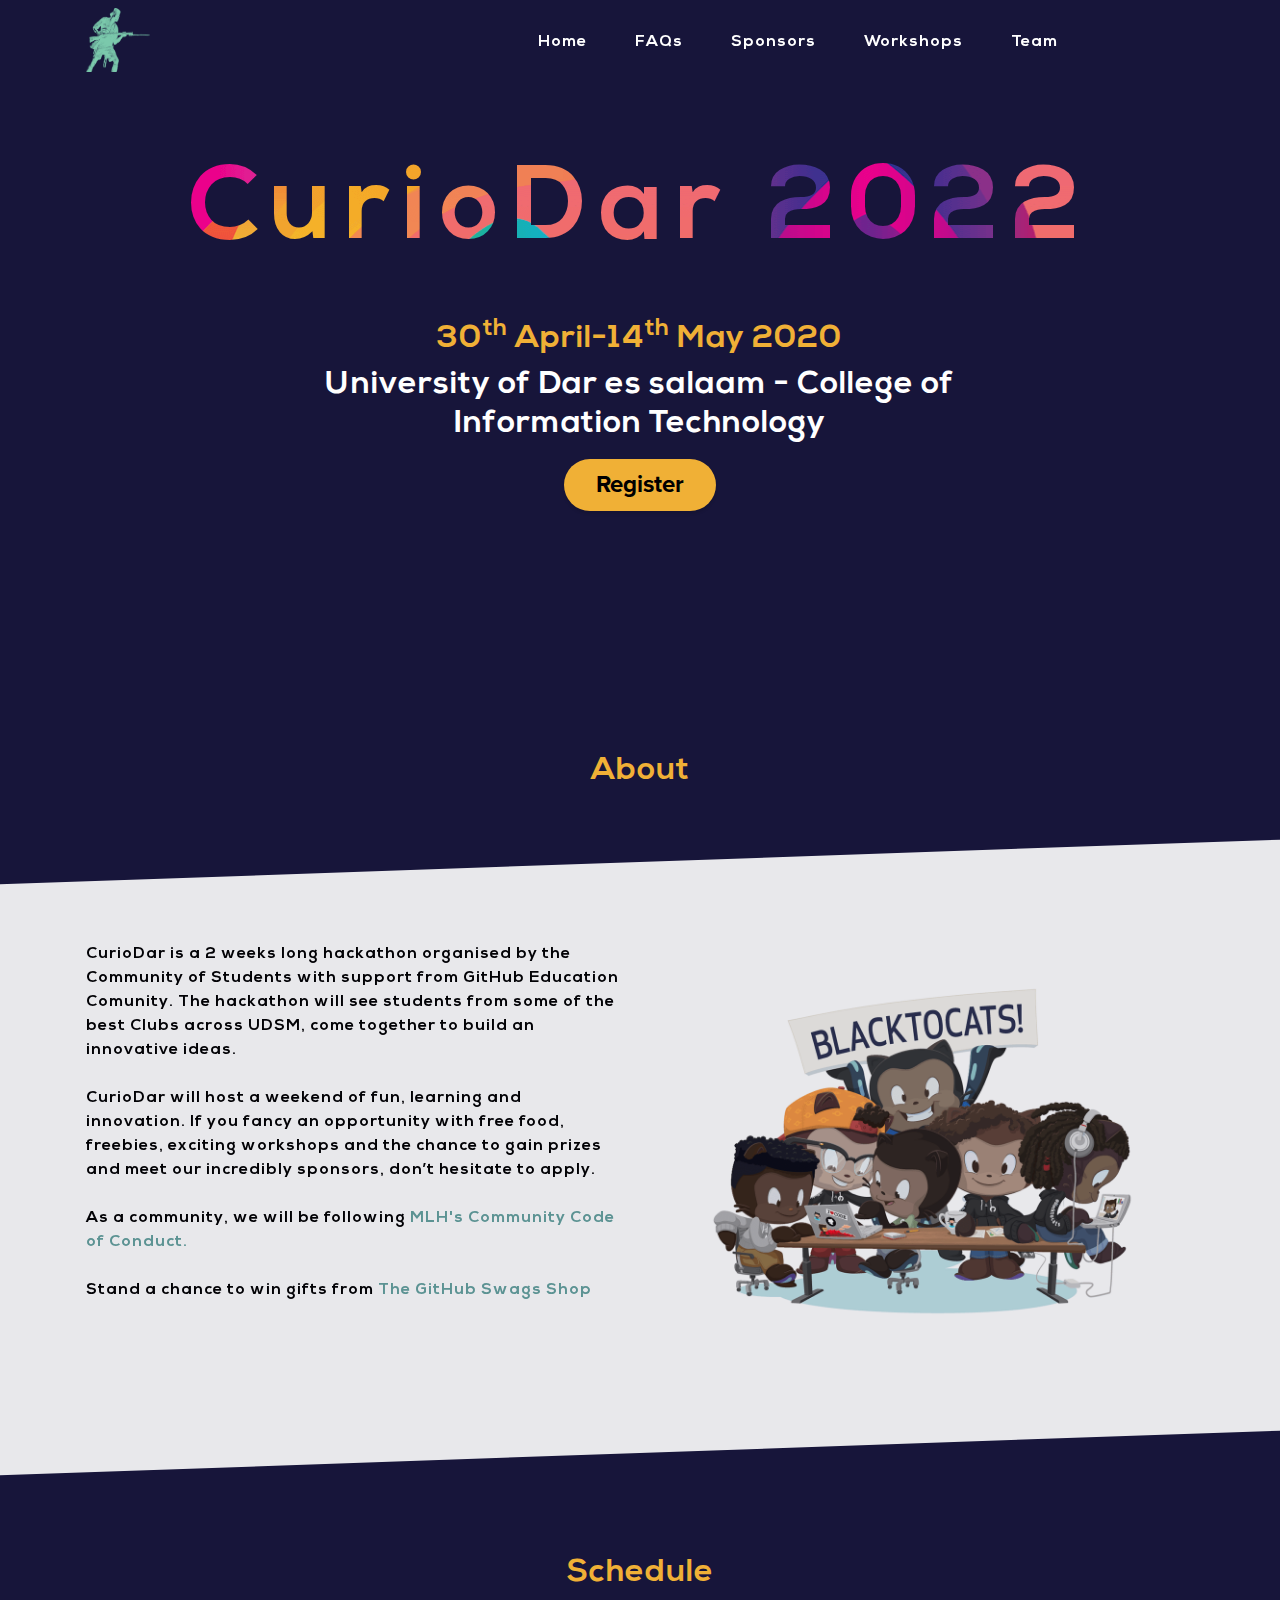
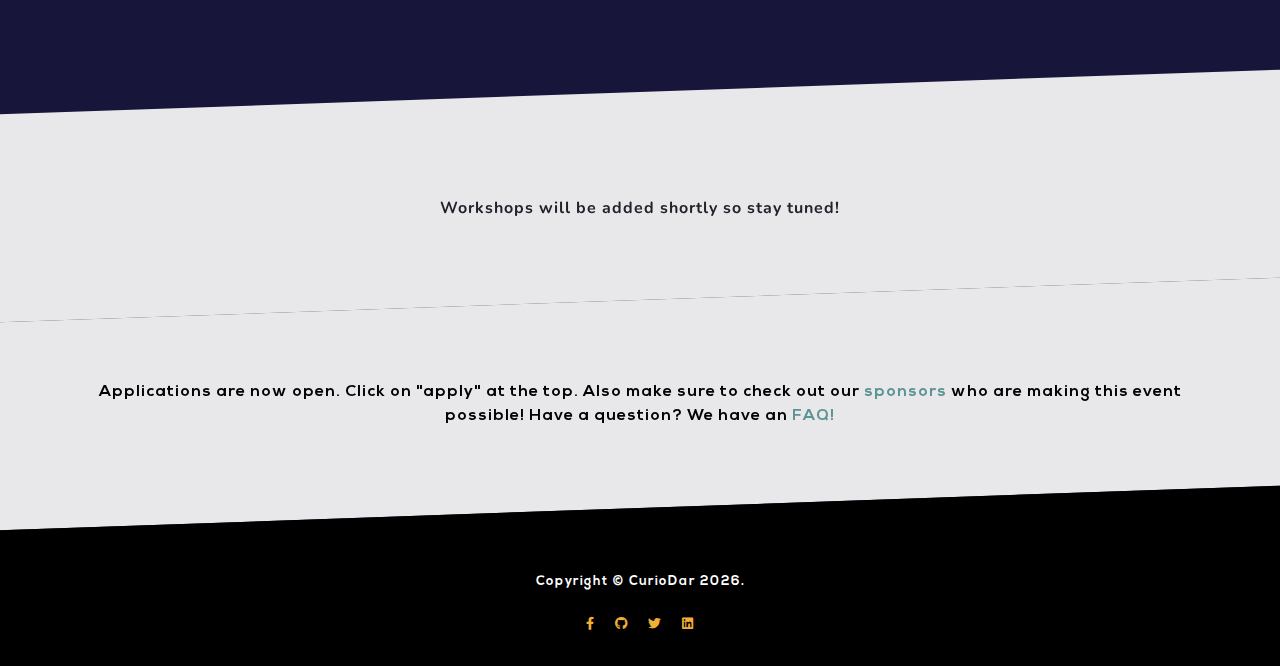
<file: index.html>
<!DOCTYPE html>
<html lang="en">

	
<meta http-equiv="content-type" content="text/html;charset=utf-8" />
<head>

			<meta charset="utf-8">
		<meta name="viewport" content="width=device-width, initial-scale=1, shrink-to-fit=no, minimum-scale=1.0, maximum-scale=1.0, user-scalable=no">
		<meta name="title" content="CurioDar">
		<meta name="description" content="CurioDar">
		<meta name="author" content="CurioDar">
		<meta name="keywords" content="CurioDar">
		<title>CurioDar</title>

		<!-- Bootstrap core CSS -->
		<link href="vendor/bootstrap/css/bootstrap.min.css" rel="stylesheet">

		<link href="vendor/fontawesome-free/css/all.min.css" rel="stylesheet">
		<link href="https://fonts.googleapis.com/cssfa63.css?family=Varela+Round" rel="stylesheet">
		<link href="https://fonts.googleapis.com/css7d83.css?family=Nunito:200,200i,300,300i,400,400i,600,600i,700,700i,800,800i,900,900i" rel="stylesheet">

		<link href="css/grayscale.min.css" rel="stylesheet">
		<link href="css/custom.css" rel="stylesheet">
		<link rel="shortcut icon" type="image/x-icon" href="img/g854.png">

	</head>


	<body id="page-top">

		<nav class="navbar navbar-expand-lg navbar-light fixed-top" id="mainNav">
			<div id="navbar-container" class="container">
				<div id="navbar-top-menu">
					<div class="d-flex align-items-center justify-content-between">
						<a class="navbar-brand js-scroll-trigger" href="index.html">
							<div class="title-icon"></div>
						</a>
						<button class="navbar-toggler nexa" type="button" data-toggle="collapse" data-target="#navbarResponsive" aria-controls="navbarResponsive" aria-expanded="false" aria-label="Toggle navigation">
							Menu
							<i class="fas fa-bars"></i>
						</button>
					</div>
				</div>
				<div class="collapse navbar-collapse" id="navbarResponsive">
					<ul id="navbar-buttons" class="navbar-nav ml-auto">
						<li class="nav-item">
							<a class="nav-link js-scroll-trigger nexa" href="index.html">Home</a>
						</li>
						<li class="nav-item">
							<a class="nav-link js-scroll-trigger nexa" href="faqs.html">FAQs</a>
						</li>
						<li class="nav-item">
							<a class="nav-link js-scroll-trigger nexa" href="sponsors.html">Sponsors</a>
						</li>
						<li class="nav-item">
							<a class="nav-link js-scroll-trigger nexa" href="workshops.html">Workshops</a>
						</li>
						<li class="nav-item" id="team">
							<a class="nav-link js-scroll-trigger nexa" href="teams.html">Team</a>
						</li>
					</ul>
				</div>
			</div>
		</nav>
		
		<!-- <div id="particles-js"></div> -->

		<div class="masthead">
			<div class="container d-flex h-100 align-items-center">
				<div class="mx-auto text-center no-select">
					<h1 class="mx-auto my-0 title-text">CurioDar 2022</h1>
					<br><br>
					<h2 class="orange mx-auto mt-2 mb-1 sub-heading" style="width: 100%;">30<sup>th</sup> April-14<sup>th</sup> May 2020</h2>
					<h2 class="white mx-auto mt-2 mb-3 sub-heading" style="width: 100%;">University of Dar es salaam - College of Information Technology</h2>
					<div id="button-box">
						<a href="https://forms.gle/y5J8w5xBaUQtx6Gi9" class="btn btn-primary js-scroll-trigger" style="z-index: 1; position: relative;">Register</a>
					</div>
				</div>
			</div>
		</div>
		
		<section class="text-center">
		
			<section>
			
				<h1 class="sub-heading diagonal-text orange sub-heading-title">About</h1>
				
			</section>
			
			<section class="diagonal-section white-bg">
			
				<div class="mx-auto diagonal-section-content">
					<div class="container nexa">
						<div class="row">
							<div class="col-md-6">
								<p class="black bold text-left">
									CurioDar is a 2 weeks long  hackathon organised by the Community of Students with support from GitHub Education Comunity. The hackathon will see students from some of the best Clubs across UDSM, come together to build an innovative ideas.
								</br></br>
								CurioDar will host a weekend of fun, learning and innovation. If you fancy an opportunity with free food, freebies, exciting workshops and the chance to gain prizes and meet our incredibly sponsors, don’t hesitate to apply.
								<br><br>
								As a community, we will be following <a href="http://mlh.io/code-of-conduct">MLH's Community Code of Conduct.</a> <br> <br> Stand a chance to win gifts from <a href="https://thegithubshop.com">The GitHub Swags Shop</a>
								</p>
							</div>
							<div class="col">
								<img src="img/blacktocats1.png" width="80%" alt="Image from GitHub, reload this page">
							</div>
						</div>
						
					</div>
				</div>
				
			</section>
			<section>
				<h1 class="sub-heading diagonal-text orange sub-heading-title" style="padding-bottom: 100px; padding-top: 100px; margin-bottom: 0;">Schedule</h1>
			</section>
			<section class="diagonal-section white-bg">
					<div class="mx-auto diagonal-section-content">
						<!-- <div class="schedule">
							<div id="schedSat">
								<h3 style="font-weight: bold;">Saturday 14th</h3>
								<br>
								<table class="table table-hover" id="saturdayContainer">
	
								</table>
							</div>
							<div id="schedSun">
								<h3 style="font-weight: bold;">Sunday 15th</h3>
								<br>
								<table class="table table-hover" id="sundayContainer">
									
								</table>
	
							</div>
						</div> -->
						<br>
						<p style="font-weight: bold;">Workshops will be added shortly so stay tuned!</p>
					</div>
			</section>
			
			
			
			<section class="diagonal-section white-bg">
			
				<div class="mx-auto diagonal-section-content">
					<div class="container nexa">
						<p class="black bold">Applications are now open. Click on "apply" at the top. Also make sure to check out our <a href="sponsors.html">sponsors</a> who are making this event possible! Have a question? We have an <a href="faqs.html">FAQ!</a></p>
					</div>
				</div>
				
			</section>
			
			<section class="diagonal-section black-bg" style="height: 4em; opacity: 1;"></section>
			
			<section class="footer-section black-bg">
			
				<div style="padding-top: 0">
					<div class="small text-center white">
						<div class="social d-flex justify-content-center"></div>
						<div class="white mb-4 nexa">
							Copyright &copy; CurioDar <script>document.write(new Date().getFullYear());</script>.
						</div>
						<a href="#" class="mx-2 orange-hover">
						  <i class="fab fa-facebook-f"></i>
						</a>
						<a href="#" class="mx-2 orange-hover">
						  <i class="fab fa-github"></i>
						</a>
						<a href="#" class="mx-2 orange-hover">
						  <i class="fab fa-twitter"></i>
						</a>
						<a href="#" class="mx-2 orange-hover">
							<i class="fab fa-linkedin"></i>
						</a>
					</div>
				</div>
				
			</section>
			
		</section>

		<!-- Bootstrap core JavaScript -->
		<script src="vendor/jquery/jquery.min.js"></script>
		<script src="vendor/bootstrap/js/bootstrap.bundle.min.js"></script>

		<!-- Plugin JavaScript -->
		<script src="vendor/jquery-easing/jquery.easing.min.js"></script>

		<!-- Custom scripts for this template -->
		<script src="js/grayscale.js"></script>

		<!-- Custom javascript -->
		<script src="js/custom.js"></script>

		<!-- Particle library
		<script src="particles/particles.js"></script>
		<script src="particles/app.js"></script> -->

	</body>


</html>
</file>
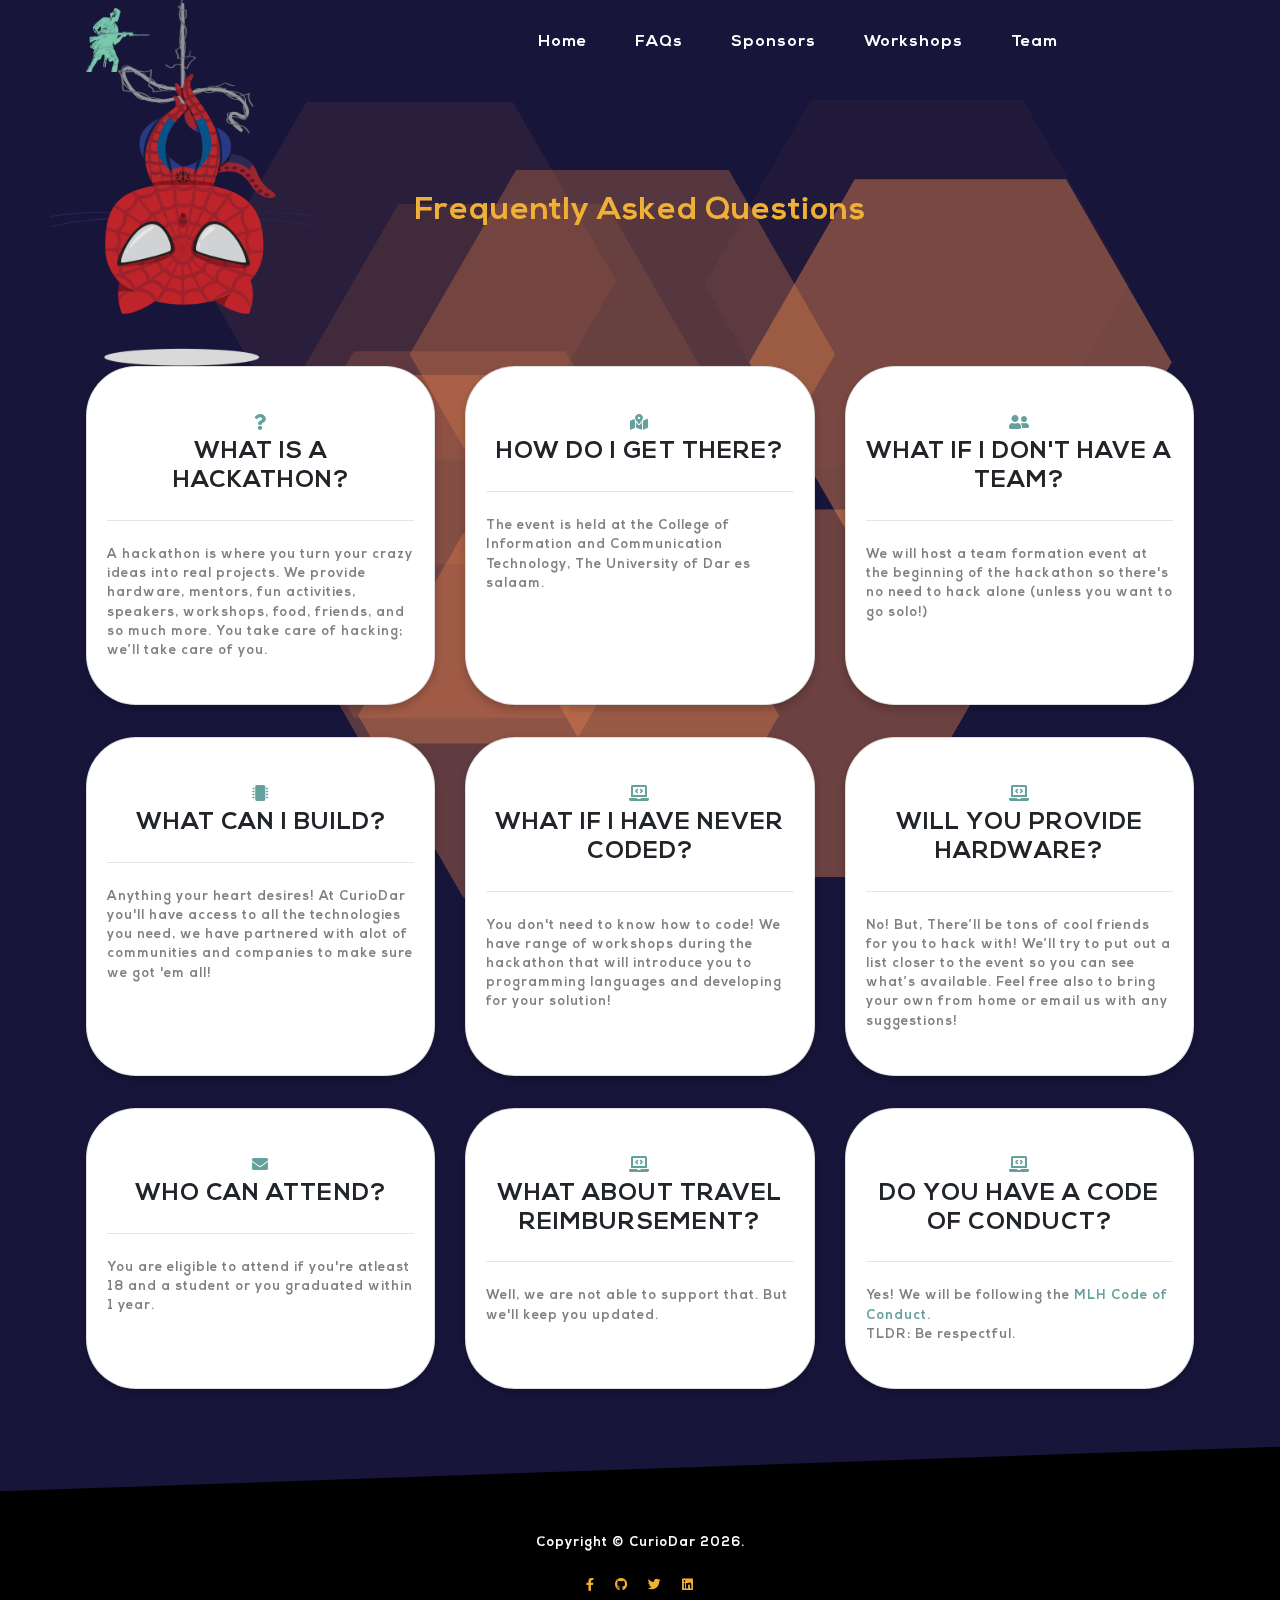
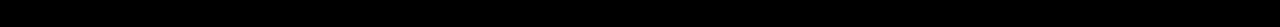
<file: faqs.html>
<!DOCTYPE html>
<html lang="en">


<meta http-equiv="content-type" content="text/html;charset=utf-8" />

<head>

		<meta charset="utf-8">
		<meta name="viewport" content="width=device-width, initial-scale=1, shrink-to-fit=no, minimum-scale=1.0, maximum-scale=1.0, user-scalable=no">
		<meta name="title" content="CurioDar">
		<meta name="description" content="CurioDar">
		<meta name="author" content="CurioDar">
		<meta name="keywords" content="CurioDar">
		<title>CurioDar</title>

	<!-- Bootstrap core CSS -->
	<link href="vendor/bootstrap/css/bootstrap.min.css" rel="stylesheet">

	<link href="vendor/fontawesome-free/css/all.min.css" rel="stylesheet">
	<link href="https://fonts.googleapis.com/cssfa63.css?family=Varela+Round" rel="stylesheet">
	<link
		href="https://fonts.googleapis.com/css7d83.css?family=Nunito:200,200i,300,300i,400,400i,600,600i,700,700i,800,800i,900,900i"
		rel="stylesheet">

	<link href="css/grayscale.min.css" rel="stylesheet">
	<link href="css/custom.css" rel="stylesheet">
	<link rel="shortcut icon" type="image/x-icon" href="img/g854.png">

</head>


<body id="page-top">

	<nav class="navbar navbar-expand-lg navbar-light fixed-top" id="mainNav">
		<div id="navbar-container" class="container">
			<div id="navbar-top-menu">
				<div class="d-flex align-items-center justify-content-between">
					<a class="navbar-brand js-scroll-trigger" href="index.html">
						<div class="title-icon"></div>
					</a>
					<button class="navbar-toggler nexa" type="button" data-toggle="collapse"
						data-target="#navbarResponsive" aria-controls="navbarResponsive" aria-expanded="false"
						aria-label="Toggle navigation">
						Menu
						<i class="fas fa-bars"></i>
					</button>
				</div>
			</div>
			<div class="collapse navbar-collapse" id="navbarResponsive">
				<ul id="navbar-buttons" class="navbar-nav ml-auto">
					<li class="nav-item">
						<a class="nav-link js-scroll-trigger nexa" href="index.html">Home</a>
					</li>

					<li class="nav-item">
						<a class="nav-link js-scroll-trigger nexa" href="faqs.html">FAQs</a>
					</li>
					<li class="nav-item">
						<a class="nav-link js-scroll-trigger nexa" href="sponsors.html">Sponsors</a>
					</li>
					<li class="nav-item">
						<a class="nav-link js-scroll-trigger nexa" href="workshops.html">Workshops</a>
					</li>
					<li class="nav-item" id="team">
						<a class="nav-link js-scroll-trigger nexa" href="teams.html">Team</a>
					</li>
				</ul>
			</div>
		</div>
	</nav>

	<div id="particles-js"></div>

	<section class="text-center">

		<section style="background-image: url('img/spidertocat.png'); background-repeat: no-repeat; background-size: contain;">

			<h1 class="sub-heading diagonal-text orange" style="padding: 6em 0 4em 0;">Frequently Asked Questions</h1>

		</section>

		<section class="container" style="padding-bottom: 3em;">

			<div class="row">

				<div class="col-md-4 mb-3 mb-md-0 faq-bubble">
					<div class="card py-4 h-100">
						<div class="card-body text-center">
							<i class="fas fa-question text-primary mb-2"></i>
							<h4 class="text-uppercase m-0 nexa">What is a hackathon?</h4>
							<hr class="my-4">
							<div class="small text-black-50 nexa  text-left">
								A hackathon is where you turn your crazy ideas into real projects. We provide hardware,
								mentors, fun activities, speakers, workshops, food, friends, and so much more. You take
								care of hacking; we’ll take care of you.
							</div>
						</div>
					</div>
				</div>

				<div class="col-md-4 mb-3 mb-md-0 faq-bubble">
					<div class="card py-4 h-100">
						<div class="card-body text-center">
							<i class="fas fa-map-marked-alt text-primary mb-2"></i>
							<h4 class="text-uppercase m-0 nexa">How do I get there?</h4>
							<hr class="my-4">
							<div class="small text-black-50 nexa  text-left">
								The event is held at the College of Information and Communication Technology, The University of Dar es salaam.</Abbr>
							</div>
						</div>
					</div>
				</div>

				<div class="col-md-4 mb-3 mb-md-0 faq-bubble">
					<div class="card py-4 h-100">
						<div class="card-body text-center">
							<i class="fas fa-user-friends text-primary mb-2"></i>
							<h4 class="text-uppercase m-0 nexa">What if I don't have a team?</h4>
							<hr class="my-4">
							<div class="small text-black-50 nexa  text-left">
								We will host a team formation event at the beginning of the hackathon so there's no need
								to hack alone (unless you want to go solo!)
							</div>
						</div>
					</div>
				</div>

				<div class="col-md-4 mb-3 mb-md-0 faq-bubble">
					<div class="card py-4 h-100">
						<div class="card-body text-center">
							<i class="fas fa-microchip text-primary mb-2"></i>
							<h4 class="text-uppercase m-0 nexa">What can I build?</h4>
							<hr class="my-4">
							<div class="small text-black-50 nexa text-left">
								Anything your heart desires! At CurioDar you'll have access to all the
								technologies you need, we have partnered with alot of
								communities and companies to make sure we got 'em all!
							</div>
						</div>
					</div>
				</div>

				<div class="col-md-4 mb-3 mb-md-0 faq-bubble">
					<div class="card py-4 h-100">
						<div class="card-body text-center">
							<i class="fas fa-laptop-code text-primary mb-2"></i>
							<h4 class="text-uppercase m-0 nexa">What if I have never coded?</h4>
							<hr class="my-4">
							<div class="small text-black-50 nexa  text-left">
								You don't need to know how to code! We have range of workshops during the hackathon that
								will introduce you to programming languages and developing for your solution!
							</div>
						</div>
					</div>
				</div>

				<div class="col-md-4 mb-3 mb-md-0 faq-bubble">
					<div class="card py-4 h-100">
						<div class="card-body text-center">
							<i class="fas fa-laptop-code text-primary mb-2"></i>
							<h4 class="text-uppercase m-0 nexa">Will you provide hardware?</h4>
							<hr class="my-4">
							<div class="small text-black-50 nexa  text-left">
								No! But, There’ll be tons of cool friends for you to hack with! We’ll try to put out a list
								closer to the event so you can see what’s available. Feel free also to bring your own
								from home or email us with any suggestions!
							</div>
						</div>
					</div>
				</div>


				<div class="col-md-4 mb-3 mb-md-0 faq-bubble">
					<div class="card py-4 h-100">
						<div class="card-body text-center">
							<i class="fas fa-envelope text-primary mb-2"></i>
							<h4 class="text-uppercase m-0 nexa">Who can attend?</h4>
							<hr class="my-4">
							<div class="small text-black-50 nexa  text-left">
								You are eligible to attend if you're atleast 18 and a student or you graduated within 1
								year.
							</div>
						</div>
					</div>
				</div>


				<div class="col-md-4 mb-3 mb-md-0 faq-bubble">
					<div class="card py-4 h-100">
						<div class="card-body text-center">
							<i class="fas fa-laptop-code text-primary mb-2"></i>
							<h4 class="text-uppercase m-0 nexa">What about travel reimbursement?</h4>
							<hr class="my-4">
							<div class="small text-black-50 nexa  text-left">
								Well, we are not able to support that. But we'll keep you updated.
							</div>
						</div>
					</div>
				</div>

				<div class="col-md-4 mb-3 mb-md-0 faq-bubble">
					<div class="card py-4 h-100">
						<div class="card-body text-center">
							<i class="fas fa-laptop-code text-primary mb-2"></i>
							<h4 class="text-uppercase m-0 nexa">Do you have a code of conduct?</h4>
							<hr class="my-4">
							<div class="small text-black-50 nexa  text-left">
								Yes! We will be following the <a href="http://mlh.io/code-of-conduct">MLH Code of
									Conduct.</a> <br>TLDR: Be respectful.
							</div>
						</div>
					</div>
				</div>


			</div>

		</section>

		<section class="diagonal-section black-bg" style="height: 4em; opacity: 1;"></section>

		<section class="footer-section black-bg">

			<div style="padding-top: 0">
				<div class="small text-center white">
					<div class="social d-flex justify-content-center"></div>
					<div class="white mb-4 nexa">
						Copyright &copy; CurioDar <script>document.write(new Date().getFullYear());</script>.
					</div>
					<a href="#" class="mx-2 orange-hover">
					  <i class="fab fa-facebook-f"></i>
					</a>
					<a href="#" class="mx-2 orange-hover">
					  <i class="fab fa-github"></i>
					</a>
					<a href="#" class="mx-2 orange-hover">
					  <i class="fab fa-twitter"></i>
					</a>
					<a href="#" class="mx-2 orange-hover">
						<i class="fab fa-linkedin"></i>
					</a>
				</div>
			</div>

		</section>

	</section>

	<!-- Bootstrap core JavaScript -->
	<script src="vendor/jquery/jquery.min.js"></script>
	<script src="vendor/bootstrap/js/bootstrap.bundle.min.js"></script>

	<!-- Plugin JavaScript -->
	<script src="vendor/jquery-easing/jquery.easing.min.js"></script>

	<!-- Custom scripts for this template -->
	<script src="js/grayscale.js"></script>

	<!-- Custom javascript -->
	<script src="js/custom.js"></script>

	<!-- Particle library -->
	<script src="particles/particles.js"></script>
	<script src="particles/app.js"></script>

</body>


</html>
</file>
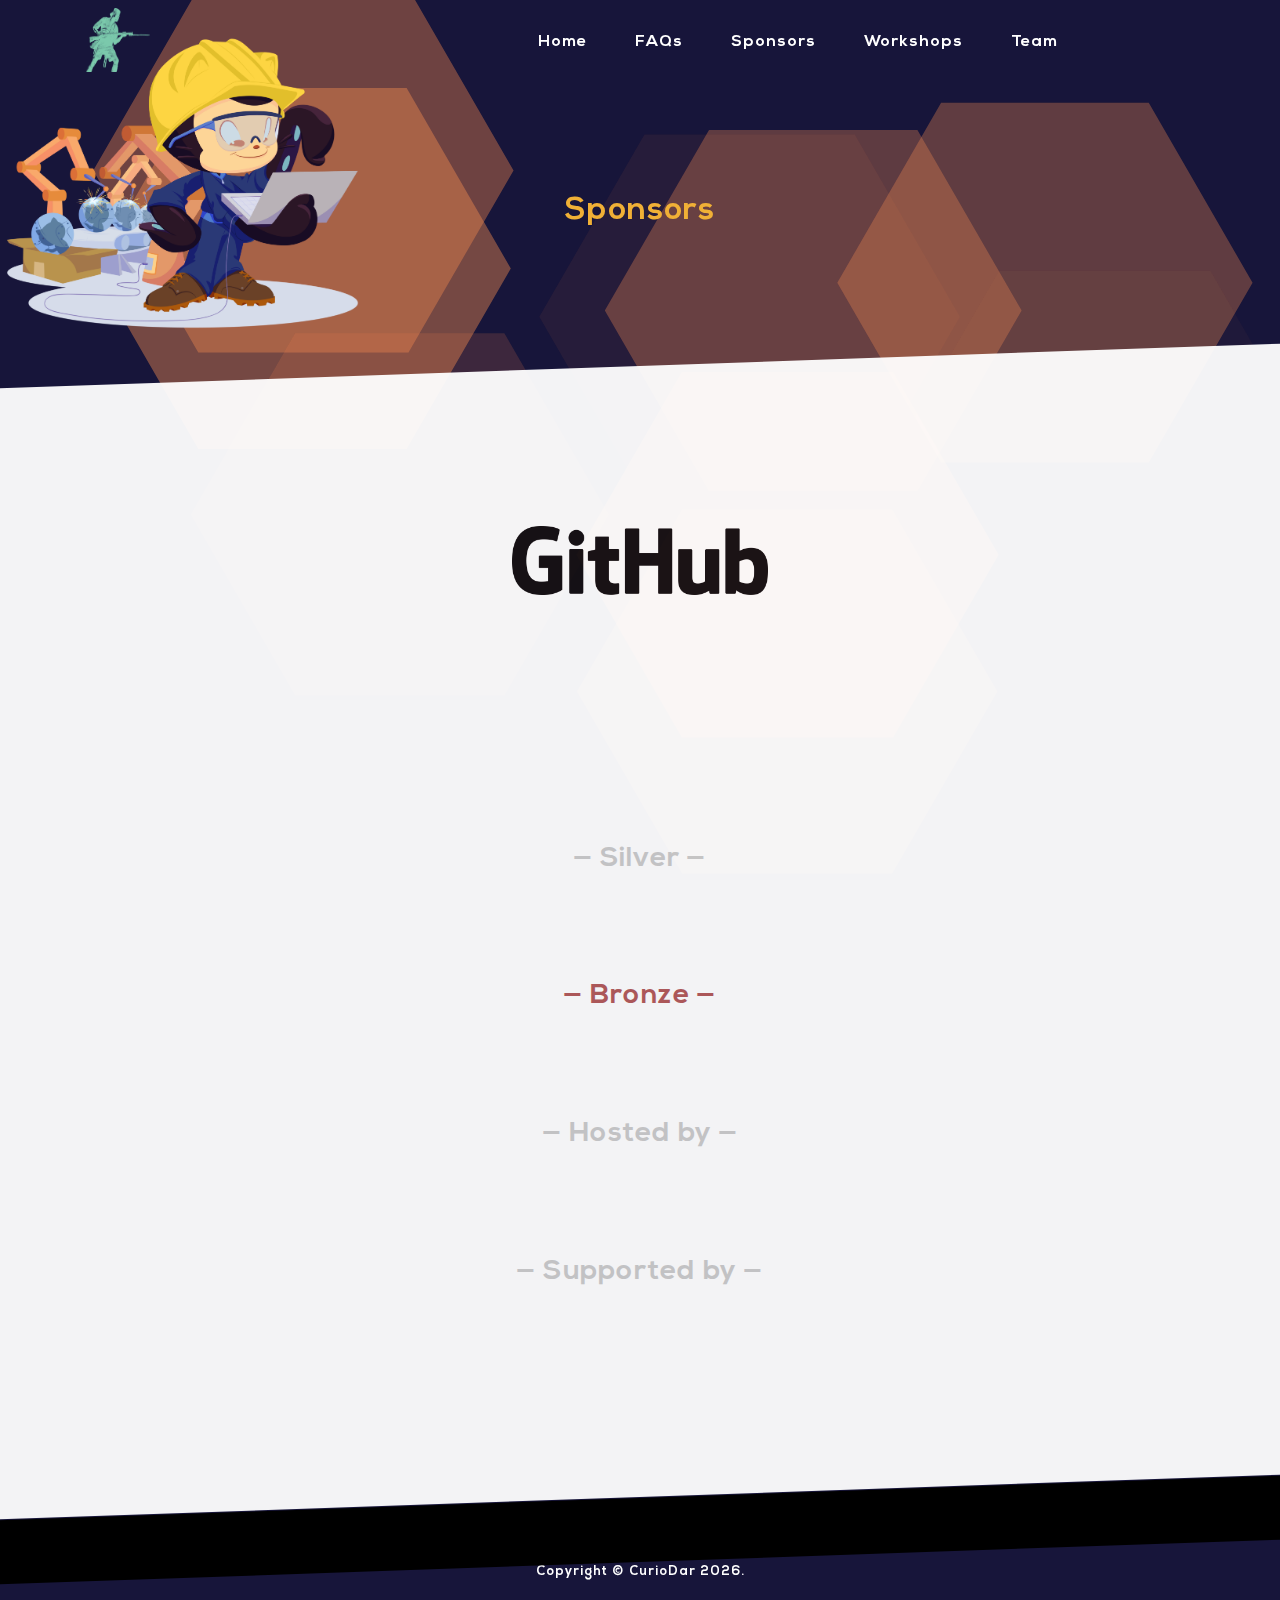
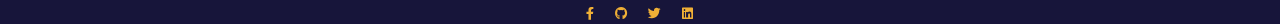
<file: sponsors.html>
<!DOCTYPE html>
<html lang="en">
<meta http-equiv="content-type" content="text/html;charset=utf-8" />
<head>
  <meta charset="utf-8">
    <meta name="viewport" content="width=device-width, initial-scale=1, shrink-to-fit=no, minimum-scale=1.0, maximum-scale=1.0, user-scalable=no">
    <meta name="title" content="CurioDar">
    <meta name="description" content="CurioDar">
    <meta name="author" content="CurioDar">
    <meta name="keywords" content="CurioDar">
    <title>CurioDar</title>

  <!-- Bootstrap core CSS -->
  <link href="vendor/bootstrap/css/bootstrap.min.css" rel="stylesheet" />

  <link href="vendor/fontawesome-free/css/all.min.css" rel="stylesheet" />
  <link href="https://fonts.googleapis.com/cssfa63.css?family=Varela+Round" rel="stylesheet" />
  <link
    href="https://fonts.googleapis.com/css7d83.css?family=Nunito:200,200i,300,300i,400,400i,600,600i,700,700i,800,800i,900,900i"
    rel="stylesheet" />

  <link href="css/grayscale.min.css" rel="stylesheet" />
  <link href="css/custom.css" rel="stylesheet" />
  <link rel="shortcut icon" type="image/x-icon" href="img/g854.png" />
</head>



<body id="page-top">
  <nav class="navbar navbar-expand-lg navbar-light fixed-top" id="mainNav">
    <div id="navbar-container" class="container">
      <div id="navbar-top-menu">
        <div class="d-flex align-items-center justify-content-between">
          <a class="navbar-brand js-scroll-trigger" href="index.html">
            <div class="title-icon"></div>
          </a>
          <button class="navbar-toggler nexa" type="button" data-toggle="collapse" data-target="#navbarResponsive"
            aria-controls="navbarResponsive" aria-expanded="false" aria-label="Toggle navigation">
            Menu
            <i class="fas fa-bars"></i>
          </button>
        </div>
      </div>
      <div class="collapse navbar-collapse" id="navbarResponsive">
        <ul id="navbar-buttons" class="navbar-nav ml-auto">
          <li class="nav-item">
            <a class="nav-link js-scroll-trigger nexa" href="index.html">Home</a>
          </li>
         
          <li class="nav-item">
            <a class="nav-link js-scroll-trigger nexa" href="faqs.html">FAQs</a>
          </li>
          <li class="nav-item">
            <a class="nav-link js-scroll-trigger nexa" href="sponsors.html">Sponsors</a>
          </li>
          <li class="nav-item">
            <a class="nav-link js-scroll-trigger nexa" href="workshops.html">Workshops</a>
          </li>
          <li class="nav-item" id="team">
            <a class="nav-link js-scroll-trigger nexa" href="teams.html">Team</a>
          </li>
        </ul>
      </div>
    </div>
  </nav>

  <div id="particles-js"></div>

  <section class="text-center">
		<section style="background-image: url('img/manufacturetocat.png'); background-repeat: no-repeat; background-size: contain;">
      <h1 class="sub-heading diagonal-text orange" style="padding: 6em 0 4em 0;">
        Sponsors
      </h1>
    </section>

    <section class="diagonal-section white-bg" style="opacity: 0.95!important;">
      <div class="mx-auto diagonal-section-content">
        <div class="sponsors-container" style="padding: 3em 0 3em 0;">
          <h3 class="sponsor-tier nexa" style="color: #64a19d">
           

          <div class="sponsor-img-container">
            <a href="https://github.com/about/"><img class="sponsors-img" src="img/github_logo.png" /></a>
          </div>

          <h3 class="sponsor-tier nexa" style="color: #cccccc">— Silver —</h3>
          <div class="sponsor-img-container" style="padding-bottom: 0px!important;">
            <!-- <a href="https://edinburgh-innovations.ed.ac.uk/"><img class="sponsors-img" src="img/EI-Logo.png" /></a>
            <a href="https://www.wolfram.com/company/careers/"><img class="sponsors-img"
                src="img/wolfram-logo.png" /></a>
            <a href="https://www.facebook.com/compsoc/"><img class="sponsors-img" width="15%" height="15%"
                src="img/compsoc_logo.png" /></a> -->
          </div>

          <br /><br /><br /><br />

          <h3 class="sponsor-tier nexa" style="color: #b45b5b">— Bronze —</h3>
          <div class="sponsor-img-container" style="padding-bottom: 0px!important;">
            <!-- <a href="https://www.digitalocean.com/careers/"><img class="sponsors-img"
                src="img/DO_Logo_horizontal_blue.svg" /></a>
            <a href="https://limemicro.com/contact/"><img class="sponsors-img" src="img/lime_logo.png" /></a>
            <a href="https://luner.io/"><img class="sponsors-img" src="img/LunerColourDark.png" /></a>
            <a href="https://www.adlinktech.com/en/News_20022102360927218"><img class="sponsors-img"
                src="img/ADLINK-logo.jpg" /></a>
            <a href="http://hackp.ac/mlh-stickermule-hackathons"><img class="sponsors-img"
                src="img/sticker-mule-logo-light-bg.svg" /></a> -->
          </div>

          <br /><br /><br /><br />

          <h3 class="sponsor-tier nexa" style="color: #cccccc">
            — Hosted by —
          </h3>
          <div class="sponsor-img-container" style="padding-bottom: 0px!important;">
            <!-- <a href="https://www.facebook.com/earsedi"><img class="sponsors-img" src="img/ears-logo.png" /></a> -->
          </div>

          <br /><br /><br /><br />

          <h3 class="sponsor-tier nexa" style="color: #cccccc">
            — Supported by —
          </h3>
          <div class="sponsor-img-container" style="padding-bottom: 0px!important;">
            <!-- <a href="https://www.ed.ac.uk/informatics"><img class="sponsors-img"
                src="img/InformaticsUni_transparent.gif" /></a>
            <a href="https://mlh.io/"><img class="sponsors-img" src="img/Major_League_Hacking_logo.svg.png" /></a>
            <div class="custom-tooltip">
              <a href="https://www.ed.ac.uk/student-experience-grants/about">
                <img class="sponsors-img" src="img/grant_logo.png" />
                <span class="custom-tooltiptext">This project was supported by alumni and friends of the
                  University of Edinburgh through the Student Experience
                  Grants scheme.</span>
              </a> -->
            </div>
          </div>
          <br /><br /><br />
        </div>
      </div>
    </section>

    <section class="diagonal-section black-bg" style="height: 4em; opacity: 1;"></section>

    <div style="padding-top: 0">
      <div class="small text-center white">
        <div class="social d-flex justify-content-center"></div>
        <div class="white mb-4 nexa">
          Copyright &copy; CurioDar <script>document.write(new Date().getFullYear());</script>.
        </div>
        <a href="#" class="mx-2 orange-hover">
          <i class="fab fa-facebook-f"></i>
        </a>
        <a href="#" class="mx-2 orange-hover">
          <i class="fab fa-github"></i>
        </a>
        <a href="#" class="mx-2 orange-hover">
          <i class="fab fa-twitter"></i>
        </a>
        <a href="#" class="mx-2 orange-hover">
          <i class="fab fa-linkedin"></i>
        </a>
      </div>
    </div>
  </section>

  <!-- Bootstrap core JavaScript -->
  <script src="vendor/jquery/jquery.min.js"></script>
  <script src="vendor/bootstrap/js/bootstrap.bundle.min.js"></script>

  <!-- Plugin JavaScript -->
  <script src="vendor/jquery-easing/jquery.easing.min.js"></script>

  <!-- Custom scripts for this template -->
  <script src="js/grayscale.js"></script>

  <!-- Custom javascript -->
  <script src="js/custom.js"></script>

  <!-- Particle library -->
  <script src="particles/particles.js"></script>
  <script src="particles/app.js"></script>
</body>


</html>
</file>
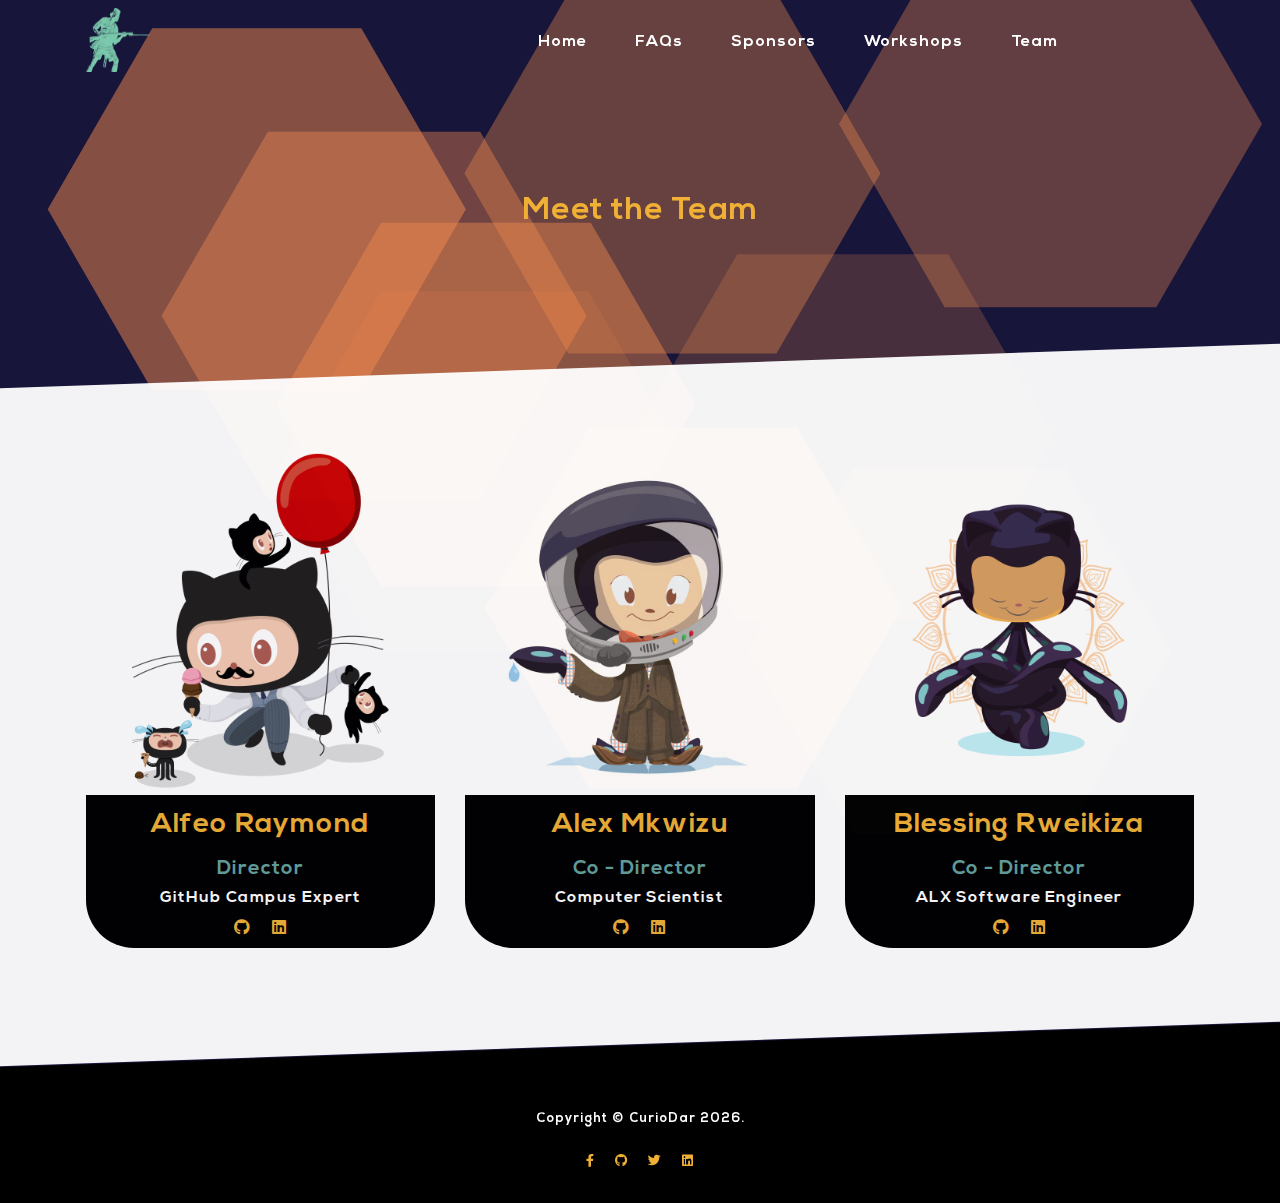
<file: teams.html>
<!DOCTYPE html>
<html lang="en">

<meta http-equiv="content-type" content="text/html;charset=utf-8" />
<head>

			<meta charset="utf-8">
		<meta name="viewport" content="width=device-width, initial-scale=1, shrink-to-fit=no, minimum-scale=1.0, maximum-scale=1.0, user-scalable=no">
		<meta name="title" content="CurioDar">
		<meta name="description" content="CurioDar">
		<meta name="author" content="CurioDar">
		<meta name="keywords" content="CurioDar">
		<title>CurioDar</title>

		<!-- Bootstrap core CSS -->
		<link href="vendor/bootstrap/css/bootstrap.min.css" rel="stylesheet">

		<link href="vendor/fontawesome-free/css/all.min.css" rel="stylesheet">
		<link href="https://fonts.googleapis.com/cssfa63.css?family=Varela+Round" rel="stylesheet">
		<link href="https://fonts.googleapis.com/css7d83.css?family=Nunito:200,200i,300,300i,400,400i,600,600i,700,700i,800,800i,900,900i" rel="stylesheet">

		<link href="css/grayscale.min.css" rel="stylesheet">
		<link href="css/custom.css" rel="stylesheet">
		<link rel="shortcut icon" type="image/x-icon" href="img/g854.png">

	</head>


	<body id="page-top">

		<nav class="navbar navbar-expand-lg navbar-light fixed-top" id="mainNav">
			<div id="navbar-container" class="container">
				<div id="navbar-top-menu">
					<div class="d-flex align-items-center justify-content-between">
						<a class="navbar-brand js-scroll-trigger" href="index.html">
							<div class="title-icon"></div>
						</a>
						<button class="navbar-toggler nexa" type="button" data-toggle="collapse" data-target="#navbarResponsive" aria-controls="navbarResponsive" aria-expanded="false" aria-label="Toggle navigation">
							Menu
							<i class="fas fa-bars"></i>
						</button>
					</div>
				</div>
				<div class="collapse navbar-collapse" id="navbarResponsive">
					<ul id="navbar-buttons" class="navbar-nav ml-auto">
						<li class="nav-item">
							<a class="nav-link js-scroll-trigger nexa" href="index.html">Home</a>
						</li>
						
						<li class="nav-item">
							<a class="nav-link js-scroll-trigger nexa" href="faqs.html">FAQs</a>
						</li>
						<li class="nav-item">
							<a class="nav-link js-scroll-trigger nexa" href="sponsors.html">Sponsors</a>
						</li>
						<li class="nav-item">
							<a class="nav-link js-scroll-trigger nexa" href="workshops.html">Workshops</a>
						</li>
						<li class="nav-item" id="team">
							<a class="nav-link js-scroll-trigger nexa" href="teams.html">Team</a>
						</li>
					</ul>
				</div>
			</div>
		</nav>
	
		<div id="particles-js"></div>
		
		<section class="text-center">
	
			<section>
			
			  <h1 class="sub-heading diagonal-text orange" style="padding: 6em 0 4em 0;">Meet the Team</h1>
			  
			</section>
		
			<section class="diagonal-section white-bg" style="opacity: 0.95!important;">
			
				<div class="mx-auto diagonal-section-content">
					<div class="container">
						<div class="row">
							<div class="col-xl-4">
								<div class="team-card">
									<div class="team-image">
										<img class="team-image img-fluid" src="img/poptocat_v2.png">
									</div>
									<div class="team-textbox">
										<h3 class="team-name nexa orange">Alfeo Raymond</h3>
										<h5 class="nexa blue">Director</h5>
										<h6 class="team-study nexa white">GitHub Campus Expert</h6>
										<div class="team-social accessible">
											<a class="social-button orange-hover" href="https://github.com/pheogrammer">
												<i class="fab fa-github"></i>
											</a>
											<a class="social-button orange-hover" href="https://www.linkedin.com/in/pheogrammer">
												<i class="fab fa-linkedin"></i>
											</a>
										</div>
									</div>
								</div>
							</div>
							<div class="col-xl-4">
								<div class="team-card">
									<div class="team-image">
										<img class="team-image img-fluid" src="img/mcefeeline.jpg">
									</div>
									<div class="team-textbox">
										<h3 class="team-name nexa orange">Alex Mkwizu</h3>
										<h5 class="nexa blue">Co - Director</h5>
										<h6 class="team-study nexa white">Computer Scientist</h6>
										<div class="team-social accessible">
											<a class="social-button orange-hover" href="#">
												<i class="fab fa-github"></i>
											</a>
											<a class="social-button orange-hover" href="#">
												<i class="fab fa-linkedin"></i>
											</a>
										</div>
									</div>
								</div>
							</div>
							<div class="col-xl-4">
								<div class="team-card">
									<div class="team-image">
										<img class="team-image img-fluid" src="img/yogitocat.png">
									</div>
									<div class="team-textbox">
										<h3 class="team-name nexa orange">Blessing Rweikiza</h3>
										<h5 class="nexa blue">Co - Director</h5>
										<h6 class="team-study nexa white">ALX Software Engineer</h6>
										<div class="team-social accessible">
											<a class="social-button orange-hover" href="#">
												<i class="fab fa-github"></i>
											</a>
											<a class="social-button orange-hover" href="#">
												<i class="fab fa-linkedin"></i>
											</a>
										</div>
									</div>
								</div>
							</div>
						</div>
					</div>
				</div>
				
			</section>
		
			<section class="diagonal-section black-bg" style="height: 4em; opacity: 1;"></section>
		
			<section class="footer-section black-bg">
			
				<div style="padding-top: 0">
					<div class="small text-center white">
						<div class="social d-flex justify-content-center"></div>
						<div class="white mb-4 nexa">
							Copyright &copy; CurioDar <script>document.write(new Date().getFullYear());</script>.
						</div>
						<a href="#" class="mx-2 orange-hover">
						  <i class="fab fa-facebook-f"></i>
						</a>
						<a href="#" class="mx-2 orange-hover">
						  <i class="fab fa-github"></i>
						</a>
						<a href="#" class="mx-2 orange-hover">
						  <i class="fab fa-twitter"></i>
						</a>
						<a href="#" class="mx-2 orange-hover">
							<i class="fab fa-linkedin"></i>
						</a>
					</div>
				</div>
				
			</section>
		
		</section>

		<!-- Bootstrap core JavaScript -->
		<script src="vendor/jquery/jquery.min.js"></script>
		<script src="vendor/bootstrap/js/bootstrap.bundle.min.js"></script>

		<!-- Plugin JavaScript -->
		<script src="vendor/jquery-easing/jquery.easing.min.js"></script>

		<!-- Custom scripts for this template -->
		<script src="js/grayscale.js"></script>

		<!-- Custom javascript -->
		<script src="js/custom.js"></script>

		<!-- Particle library -->
		<script src="particles/particles.js"></script>
		<script src="particles/app.js"></script>

	</body>


</html>
</file>
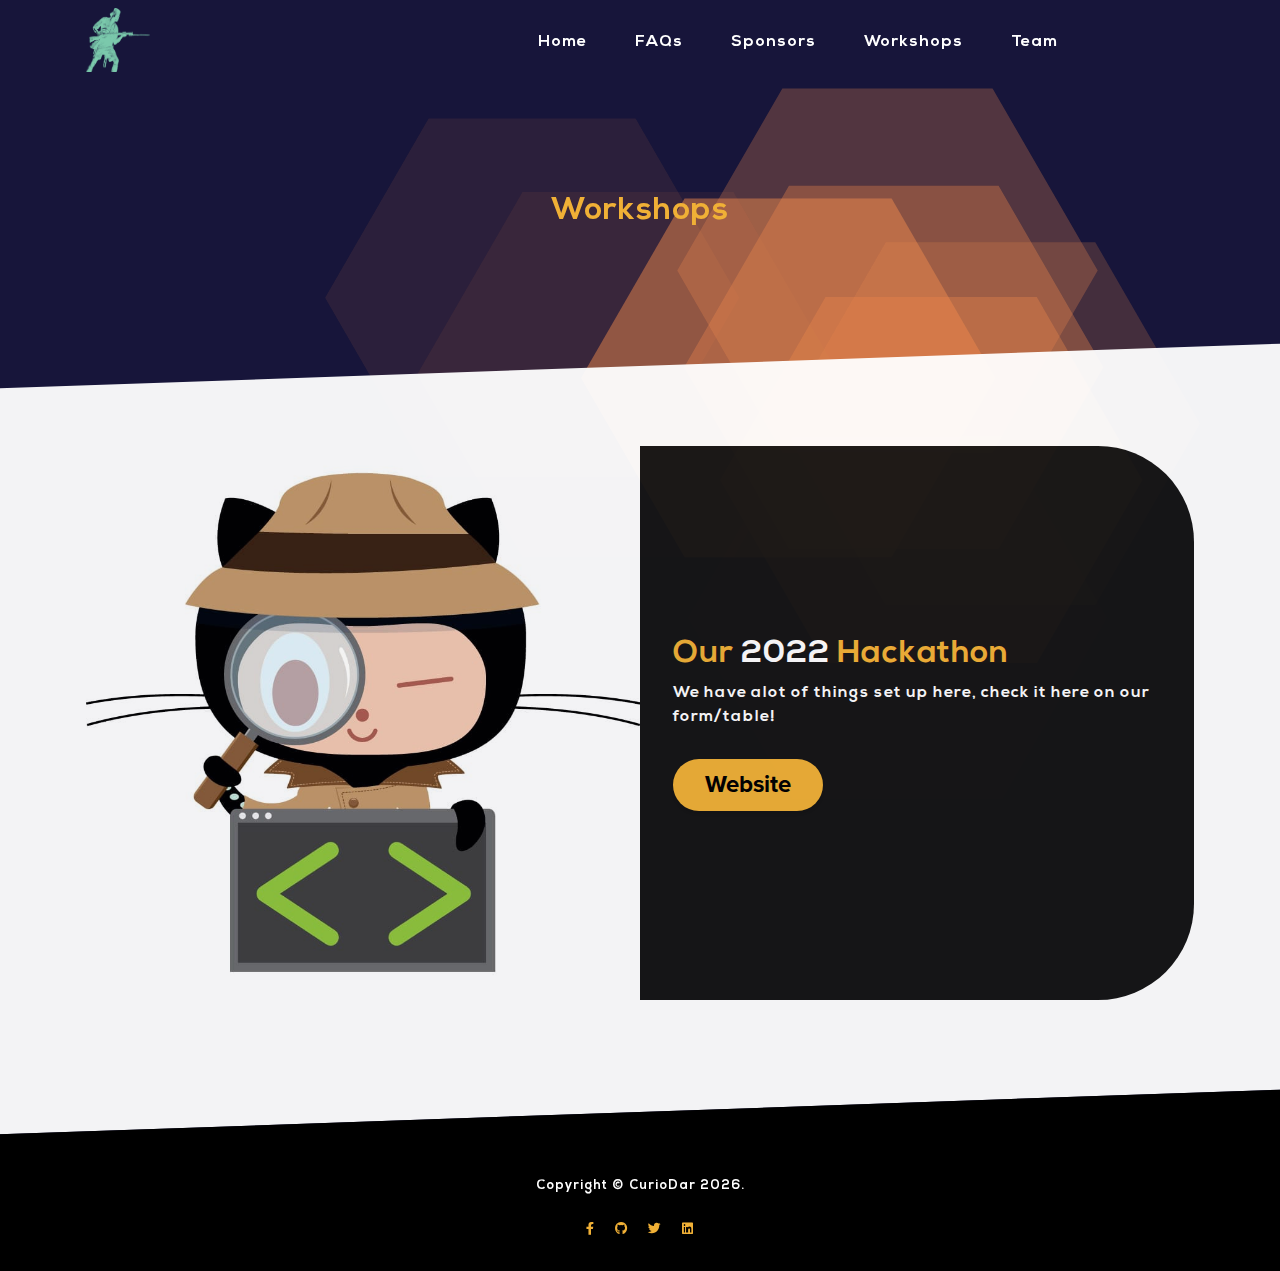
<file: workshops.html>
<!DOCTYPE html>
<html lang="en">

	
<meta http-equiv="content-type" content="text/html;charset=utf-8" />
<head>

		<meta charset="utf-8">
		<meta name="viewport" content="width=device-width, initial-scale=1, shrink-to-fit=no, minimum-scale=1.0, maximum-scale=1.0, user-scalable=no">
		<meta name="title" content="CurioDar">
		<meta name="description" content="CurioDar">
		<meta name="author" content="CurioDar">
		<meta name="keywords" content="CurioDar">
		<title>CurioDar</title>
		<link href="vendor/bootstrap/css/bootstrap.min.css" rel="stylesheet">

		<link href="vendor/fontawesome-free/css/all.min.css" rel="stylesheet">
		<link href="https://fonts.googleapis.com/cssfa63.css?family=Varela+Round" rel="stylesheet">
		<link href="https://fonts.googleapis.com/css7d83.css?family=Nunito:200,200i,300,300i,400,400i,600,600i,700,700i,800,800i,900,900i" rel="stylesheet">

		<link href="css/grayscale.min.css" rel="stylesheet">
		<link href="css/custom.css" rel="stylesheet">
		<link rel="shortcut icon" type="image/x-icon" href="img/g854.png">

	</head>


	<body id="page-top">

		<nav class="navbar navbar-expand-lg navbar-light fixed-top" id="mainNav">
			<div id="navbar-container" class="container">
				<div id="navbar-top-menu">
					<div class="d-flex align-items-center justify-content-between">
						<a class="navbar-brand js-scroll-trigger" href="index.html">
							<div class="title-icon"></div>
						</a>
						<button class="navbar-toggler nexa" type="button" data-toggle="collapse" data-target="#navbarResponsive" aria-controls="navbarResponsive" aria-expanded="false" aria-label="Toggle navigation">
							Menu
							<i class="fas fa-bars"></i>
						</button>
					</div>
				</div>
				<div class="collapse navbar-collapse" id="navbarResponsive">
					<ul id="navbar-buttons" class="navbar-nav ml-auto">
						<li class="nav-item">
							<a class="nav-link js-scroll-trigger nexa" href="index.html">Home</a>
						</li>
						
						<li class="nav-item">
							<a class="nav-link js-scroll-trigger nexa" href="faqs.html">FAQs</a>
						</li>
						<li class="nav-item">
							<a class="nav-link js-scroll-trigger nexa" href="sponsors.html">Sponsors</a>
						</li>
						<li class="nav-item">
							<a class="nav-link js-scroll-trigger nexa" href="workshops.html">Workshops</a>
						</li>
						<li class="nav-item" id="team">
							<a class="nav-link js-scroll-trigger nexa" href="teams.html">Team</a>
						</li>
					</ul>
				</div>
			</div>
		</nav>
		
		<div id="particles-js"></div>

		<section class="text-center">
		
			<section>
			
			  <h1 class="sub-heading diagonal-text orange" style="padding: 6em 0 4em 0;">Workshops</h1>
			  
			</section>
			
			<section class="diagonal-section white-bg" style="opacity: 0.95!important;">
			
				<div class="mx-auto diagonal-section-content">
					<div class="container">
						<div class="border-box">
							<div class="row justify-content-center no-gutters mb-5 mb-lg-0 workshop-item">
								<div class="col-lg-6 workshop-item-image">
									<img class="img-fluid" src="img/inspectocat1.jpg" alt="">
								</div>
								<div class="col-lg-6 workshop-item-textbox">
									<div class="bg-black text-center h-100 project">
										<div class="d-flex h-100">
											<div class="project-text w-100 my-auto text-center text-lg-left">
												<h4 class="sub-heading inline orange">Our <a class="white">2022</a> Hackathon</h4>
												<p class="mb-0 white nexa">We have alot of things set up here, check it here on our form/table!</p>
												<div style="margin-top: 30px;">
													<a style="margin: 0!important;" href="https://docs.google.com/document/d/e/2PACX-1vR4WrxCBQG5hsbHS3UC7-h2IB1r3mU-ftDMl1w8hUnggO2r9dad8780xOj4rTyifIQ8IgDJeUbdxkJk/pub" class="btn btn-primary">Website</a>
												</div>
											</div>
										</div>
									</div>
								</div>
							</div>
						</div>
						<!-- <div class="border-box">
							<div class="row justify-content-center no-gutters mb-5 mb-lg-0 workshop-item">
								<div class="col-lg-6 workshop-item-image">
									<img class="img-fluid" src="img/steroidtocat.png" alt="">
								</div>
								<div class="col-lg-6 order-lg-first workshop-item-textbox">
									<div class="bg-black text-center h-100 project">
										<div class="d-flex h-100">
											<div class="project-text w-100 my-auto text-center text-lg-right">
												<h4 class="sub-heading inline orange nexa">LeGit</h4>
												<p class="mb-0 white nexa">Lorem ipsum dolor sit amet, consectetur adipisicing elit. Officia, quam culpa. Sapiente vel odit nihil architecto quaerat, eligendi modi perspiciatis explicabo. Laudantium ratione animi sapiente qui fuga libero mollitia sunt.</p>
												<hr class="d-none d-lg-block mb-0 mr-0">
											</div>
										</div>
									</div>
								</div>
							</div>
						</div>
						<div class="border-box">
							<div class="row justify-content-center no-gutters mb-5 mb-lg-0 workshop-item">
								<div class="col-lg-6 workshop-item-image">
									<img class="img-fluid" src="img/project3.jpg" alt="">
								</div>
								<div class="col-lg-6 workshop-item-textbox">
									<div class="bg-black text-center h-100 project">
										<div class="d-flex h-100">
											<div class="project-text w-100 my-auto text-center text-lg-left">
												<h4 class="sub-heading inline orange">Arduino Pong</h4>
												<p class="mb-0 white nexa">Ever wanted to build your own game controller? This workshop will take you through building your own retro Pong controller!</p>
												<hr class="d-none d-lg-block mb-0 ml-0">
											</div>
										</div>
									</div>
								</div>
							</div>
						</div> -->
						<!-- <div>
							<div class="row justify-content-center no-gutters workshop-item">
								<div class="col-lg-6 workshop-item-image">
									<img class="img-fluid" src="img/project4.jpg" alt="">
								</div>
								<div class="col-lg-6 order-lg-first workshop-item-textbox">
									<div class="bg-black text-center h-100 project">
										<div class="d-flex h-100">
											<div class="project-text w-100 my-auto text-center text-lg-right">
												<h4 class="sub-heading inline orange">Microbit Snake</h4>
												<p class="mb-0 white nexa">Build the classic game Snake on a microcontroller! Learn to program in Python no matter your previous experience.</p>
												<hr class="d-none d-lg-block mb-0 mr-0">
											</div>
										</div>
									</div>
								</div>
							</div>
						</div> -->
					</div>
				</div>
				
			</section>
		
			<section class="diagonal-section black-bg" style="height: 4em; opacity: 1;"></section>
		
			<section class="footer-section black-bg">
			
				<div style="padding-top: 0">
					<div class="small text-center white">
						<div class="social d-flex justify-content-center"></div>
						<div class="white mb-4 nexa">
							Copyright &copy; CurioDar <script>document.write(new Date().getFullYear());</script>.
						</div>
						<a href="#" class="mx-2 orange-hover">
						  <i class="fab fa-facebook-f"></i>
						</a>
						<a href="#" class="mx-2 orange-hover">
						  <i class="fab fa-github"></i>
						</a>
						<a href="#" class="mx-2 orange-hover">
						  <i class="fab fa-twitter"></i>
						</a>
						<a href="#" class="mx-2 orange-hover">
							<i class="fab fa-linkedin"></i>
						</a>
					</div>
				</div>
				
			</section>
		
		</section>

		<!-- Bootstrap core JavaScript -->
		<script src="vendor/jquery/jquery.min.js"></script>
		<script src="vendor/bootstrap/js/bootstrap.bundle.min.js"></script>

		<!-- Plugin JavaScript -->
		<script src="vendor/jquery-easing/jquery.easing.min.js"></script>

		<!-- Custom scripts for this template -->
		<script src="js/grayscale.js"></script>

		<!-- Custom javascript -->
		<script src="js/custom.js"></script>

		<!-- Particle library -->
		<script src="particles/particles.js"></script>
		<script src="particles/app.js"></script>

	</body>


</html>
</file>
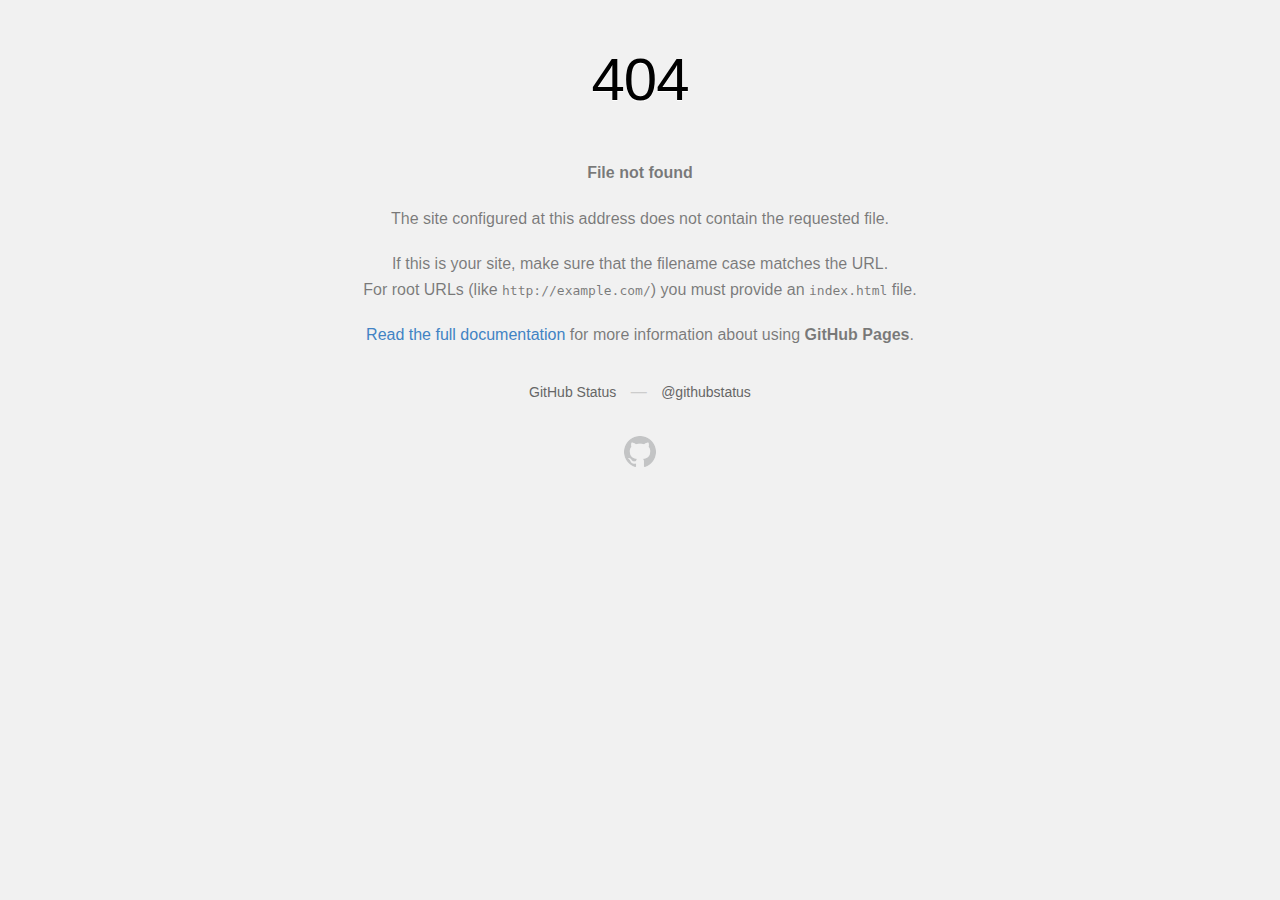
<file: fonts/NexaBold-2.html>
<!DOCTYPE html>
<html>
  <head>
    <meta http-equiv="Content-type" content="text/html; charset=utf-8">
    <meta http-equiv="Content-Security-Policy" content="default-src 'none'; style-src 'unsafe-inline'; img-src data:; connect-src 'self'">
    <title>Page not found &middot; GitHub Pages</title>
    <style type="text/css" media="screen">
      body {
        background-color: #f1f1f1;
        margin: 0;
        font-family: "Helvetica Neue", Helvetica, Arial, sans-serif;
      }

      .container { margin: 50px auto 40px auto; width: 600px; text-align: center; }

      a { color: #4183c4; text-decoration: none; }
      a:hover { text-decoration: underline; }

      h1 { width: 800px; position:relative; left: -100px; letter-spacing: -1px; line-height: 60px; font-size: 60px; font-weight: 100; margin: 0px 0 50px 0; text-shadow: 0 1px 0 #fff; }
      p { color: rgba(0, 0, 0, 0.5); margin: 20px 0; line-height: 1.6; }

      ul { list-style: none; margin: 25px 0; padding: 0; }
      li { display: table-cell; font-weight: bold; width: 1%; }

      .logo { display: inline-block; margin-top: 35px; }
      .logo-img-2x { display: none; }
      @media
      only screen and (-webkit-min-device-pixel-ratio: 2),
      only screen and (   min--moz-device-pixel-ratio: 2),
      only screen and (     -o-min-device-pixel-ratio: 2/1),
      only screen and (        min-device-pixel-ratio: 2),
      only screen and (                min-resolution: 192dpi),
      only screen and (                min-resolution: 2dppx) {
        .logo-img-1x { display: none; }
        .logo-img-2x { display: inline-block; }
      }

      #suggestions {
        margin-top: 35px;
        color: #ccc;
      }
      #suggestions a {
        color: #666666;
        font-weight: 200;
        font-size: 14px;
        margin: 0 10px;
      }

    </style>
  </head>
  <body>

    <div class="container">

      <h1>404</h1>
      <p><strong>File not found</strong></p>

      <p>
        The site configured at this address does not
        contain the requested file.
      </p>

      <p>
        If this is your site, make sure that the filename case matches the URL.<br>
        For root URLs (like <code>http://example.com/</code>) you must provide an
        <code>index.html</code> file.
      </p>

      <p>
        <a href="https://help.github.com/pages/">Read the full documentation</a>
        for more information about using <strong>GitHub Pages</strong>.
      </p>

      <div id="suggestions">
        <a href="https://githubstatus.com">GitHub Status</a> &mdash;
        <a href="https://twitter.com/githubstatus">@githubstatus</a>
      </div>

      <a href="/" class="logo logo-img-1x">
        <img width="32" height="32" title="" alt="" src="[data-uri]">
      </a>

      <a href="/" class="logo logo-img-2x">
        <img width="32" height="32" title="" alt="" src="[data-uri]">
      </a>
    </div>
  </body>
</html>
</file>
<file: css/custom.css>
body {
  margin: 0;
  padding: 0;
  background: #17153a;
}

#particles-js { 
    width: 100%;
    height: 100%;
    position: fixed;
    z-index: -10;
    top: 0;
    left: 0;
	background-color: #17153a; 
	background-image: url(""); 
	background-repeat: no-repeat; 
	background-size: cover; 
	-webkit-background-size: cover;
	-moz-background-size: cover;
	-o-background-size: cover;
}

.sub-heading-title {
	padding: 6em 0 2em 0;
}

.vertical-padding {
	padding: 6em 0 6em 0;
}

.diagonal-section {
	z-index: 30; 
	position: relative;
	opacity: 0.9;
	transform: skewY(-2deg); 
	-ms-transform: skewY(-2deg); 
	-webkit-transform: skewY(-2deg);
}

.footer-section {
	margin-top: -2em;
	padding: 2em 0 2em 0;
	opacity: 1;
}

.foreground {
	z-index: 3;
	position: relative;
}

.white-bg {
	background: white; 
}

.transparent-bg {
	background: transparent; 
}

.black-bg {
	background: black;
}

.diagonal-section-content {
	padding: 5em 0 5em 0; 
	transform: skewY(2deg); 
	-ms-transform: skewY(2deg); 
	-webkit-transform: skewY(2deg);
}

header, section {
	z-index: 3;
	position: relative;
	overflow: hidden;	
}

.dark-blue-bg {
  background: transparent;
}

.faq-bubble {
  padding-bottom: 2em;
}

.zoom {
  transition: transform 0.2s; /* Animation */
}

.zoom:hover {
  transform: scale(
    1.1
  ); /* (150% zoom - Note: if the zoom is too large, it will go outside of the viewport) */
}

.descriptor {
  margin-bottom: 1em;
}

.img-box {
  display: inline-block;
  width: 75%;
}

.top-borders {
  border-top-right-radius: 3em;
  border-top-left-radius: 3em;
}

.bottom-borders {
  border-bottom-right-radius: 3em;
  border-bottom-left-radius: 3em;
}

.workshop-item {
  width: 100%;
  height: 100%;
  border-radius: 6em;
  overflow: hidden;
}

.border-box {
  margin-bottom: 2em;
}

.workshop-item-image {
  border: 0;
}

.workshop-item-textbox {
  padding: 3% !important;
  background-color: #161616 !important;
  border: 0;
}

.column {
  float: left;
  width: 33.3%;
  margin-bottom: 16px;
  padding: 0 8px;
}

.image-showcase {
	z-index: 3;
	position: relative;
}

@media (min-width: 991.98px) {
	#team {
		margin-right: 7em;
	}
}
@media (max-width: 1200px) {
	.front-image-box {
		margin-bottom: 7em;
	}
	.first-image {
		margin-bottom: 8em;
	}
}

.card {
  box-shadow: 0 4px 8px 0 rgba(0, 0, 0, 0.2);
}

.container {
  padding: 0 16px;
}

.container::after,
.row::after {
  content: "";
  clear: both;
  display: table;
}

.title {
  color: grey;
}

.col-xl-4 {
  margin-bottom: 1em;
}

.team-card {
  height: 100%;
}

.team-image {
  border-top-right-radius: 3em;
  border-top-left-radius: 3em;
}

.team-textbox {
  height: auto;
  background: black;
  border-bottom-right-radius: 3em;
  border-bottom-left-radius: 3em;
}

.team-name {
  padding: 0.5em;
  margin: 0;
}

.team-study {
}

.team-social {
  padding-bottom: 0.5em;
}

.social-button {
  margin: 0.5em;
}

.accessible {
  position: relative;
  z-index: 2;
}

.custom-tooltip {
  position: relative;
  display: inline;
}

.custom-tooltip .custom-tooltiptext {
  visibility: hidden;
  width: 100%;
  background-color: black;
  color: #fff;
  text-align: center;
  border-radius: 6px;
  padding: 5px 0;
  position: absolute;
  z-index: 1;
  top: 280%;
  left: 15%;
  margin-left: -60px;
}

.custom-tooltip .custom-tooltiptext::after {
  content: "";
  position: absolute;
  bottom: 100%;
  left: 50%;
  margin-left: -5px;
  border-width: 5px;
  border-style: solid;
  border-color: transparent transparent black transparent;
}

.custom-tooltip:hover .custom-tooltiptext {
  visibility: visible;
}

#mlh-trust-badge {
	display:block;
	max-width:120px!important;
	min-width:50px!important;
	position:fixed;
	/* ---- This number is very important so menu doesn't overlap ---- */
	right:10px!important;
	top:0;
	width:10%;
	z-index:10000
}

/* ---- Mobile only styling ---- */
@media (max-width: 991.98px) {
	.navbar-toggler {
		margin-right: 4em!important;
	}
  nav {
    width: 100%;
  }

  #navbar-container,
  #navbar-top-menu {
    width: 100%;
  }

  .subscribe-for-updates {
    font-size: 3.5vw !important;
  }

  .container {
    width: 100%;
  }

  .navbar-toggler {
    align-self: inherit;
    position: initial;
  }

  .navbar-brand {
    display: inline-flex;
  }

  #mainNav {
    background-color: transparent;
  }

  .navbar {
    padding: 0;
  }
  .navbar-collapse {
    width: 100%;
  }

  .projects-section .project-text {
    padding: 3% !important;
  }
  
  .project-text {
    padding: 3% !important;
  }

  #mainNav .navbar-toggler {
    color: #F0B036;
    border: 2px solid #ccc;
    border-radius: 30px;
  }
  
  #mainNav .navbar-toggler:hover, #mainNav .navbar-toggler:focus {
    color: #F0B036;
    border-color: #F0B036;
  }

  #mainNav .navbar-toggler:active {
    color: #A07524;
    border-color: #A07524;
  }

  #mainNav.navbar-shrink .nav-link {
    text-align: center;
  }

  #navbar-buttons li {
    border-top: 1px solid white;
    border-bottom: 1px solid white;
  }

  .btn-primary {
    margin-bottom: 50px !important;
  }
}

.subscribe-for-updates {
  font-size: 2vw;
}

/* ---- Prevent user from being able to double click ---- */
.no-select {
  -webkit-user-select: none; /* webkit (safari, chrome) browsers */
  -moz-user-select: none; /* mozilla browsers */
  -khtml-user-select: none; /* webkit (konqueror) browsers */
  -ms-user-select: none; /* IE10+ */
}

#mainNav .nav-link {
  -webkit-text-fill-color: white;
  padding: 1.5rem 1.5rem 1.25rem;
  border: 0;
}

#mainNav .nav-link:hover {
  -webkit-text-fill-color: white;
}

#mainNav .navbar-brand {
  -webkit-text-fill-color: white;
}

#mainNav {
  border-bottom: 1px solid rgba(0, 0, 0, 0);
  transition: 0.5s ease-in-out;
}

#mainNav.navbar-shrink {
  background-color: rgba(0, 0, 0, 0.8);
  border-bottom: 1px solid white;
  transition: 0.5s ease-in-out;
}

#mainNav.navbar-shrink .nav-link {
  color: #161616;
  padding: 1.5rem 1.5rem 1.25rem;
  border: 0;
}

#mainNav.navbar-shrink .nav-link.active {
  -webkit-text-fill-color: rgba(255, 255, 255, 1);
  border: 0;
}

.title-icon {
  width: 70px;
  height: 64px;
  background: url("../img/g854.png") no-repeat;
  background-size: 64px 64px;
}

.hidden-anchor {
  position: relative;
  top: -15px;
}

/* ---- Custom title font ---- */
@font-face {
  font-family: "Title";
  src: url("../fonts/NexaBold.html"); /* IE9 Compat Modes */
  src: url("../font/NexaBold.woff2") format("woff2"),
    /* Modern Browsers */ url("../font/NexaBold.woff") format("woff"),
    /* Modern Browsers */ url("../fonts/NexaBold-2.html") format("svg"),
    /* Legacy iOS */ url("../fonts/NexaBold-3.html") format("truetype"),
    /* Safari, Android, iOS */ url("../fonts/NexaBoldd41d.html?#iefix")
      format("embedded-opentype"),
    url("../fonts/NexaBold-4.html") format("opentype"); /* Open Type Font */
  font-weight: normal;
  font-style: normal;
}

@font-face {
  font-family: "ProximaRegular";
  src: url("../font/ProximaNovaRegular.otf");
  font-weight: normal;
  font-size: normal;
}

@font-face {
  font-family: "SubBtnText";
  src: url("../font/ProximaNovaBold.otf");
  font-weight: normal;
  font-size: normal;
}

.inline {
  display: inline-block;
}

.projects-section .project-text hr {
  border-color: #32adff;
}

.projects-section .project-text {
  padding: 10%;
}

.masthead h2,
.sub-heading {
  text-align: center;
  font-family: "Title";
  color: white;
  font-size: 2rem;
}
p {
	margin: 0;
}

.nexa {
	font-family: "Title";
}

.black {
	color: #000 !important;
}


.orange, .orange-hover {
	color: #F0B036 !important;
}

.orange-hover:focus, .orange-hover:hover {
    text-decoration: none;
	color: #A07524 !important;
}

.blue {
	color: #64a19d !important;
}

.white {
	color: #fff !important;
}

.masthead h1,
.title-text {
  font-family: "Title";
  text-align: center;
  opacity: 1;
  background: url("../img/title-scrolling.png");
  background-repeat: repeat-x;
  -webkit-background-clip: text;
  -webkit-text-fill-color: transparent;
  animation: animate 150s linear infinite;
}
@keyframes animate {
  from {
    background-position: 0 0;
  }
  /*use negative width if you want it to flow right to left else and positive for left to right*/
  to {
    background-position: -10000px 0;
  }
}

.mb-5,
.my-5 {
  margin-bottom: 2rem !important;
}

@media (min-width: 992px) {
  .masthead h2 {
    max-width: 40rem;
    font-size: 2rem;
  }
}

/* ---- Button css ---- */
.btn-primary {
  background-color: rgba(240, 176, 54);
  padding-top: 0.5rem;
  padding-bottom: 0.5rem;
  border-radius: 30px;
  color: black;
  margin: 0 8px;
  font-family: "SubBtnText";
  font-size: 1.5rem;
  text-transform: none;
  letter-spacing: 0px;
}

.btn-primary:hover {
  background-color: rgba(240, 176, 54, 0.5);
  color: black;
}

.btn-primary:focus {
  background-color: rgba(240, 176, 54, 0.3) !important;
  color: #888;
}

.btn-primary:active {
  background-color: rgba(240, 176, 54, 0.5) !important;
  color: #888 !important;
}

/* ---- Description text ---- */
.text-white-50 {
  color: white !important;
}

.card {
  border-radius: 50px;
}

#inputEmail {
  border-radius: 30px;
}
.masthead {
  z-index: 3;
  position: relative;
  width: 100%;
  height: auto;
  min-height: 35rem;
  padding-top: 10rem;
  background: url("");
  background-position: center;
  background-repeat: no-repeat;
  background-attachment: scroll;
  background-size: cover;
}

/* nav bar */
.nav-item {
  font-family: "ProximaRegular";
}

/* Schedule*/
#schedSat {
  display: inline-block;
}
#schedSun {
  display: inline-block;
}
.schedule .table {
  border-left: #1f1f1f 0.8rem solid;
  overflow-wrap: normal;
  margin-top: 10px;
}

.schedule{
  margin-top: 20px;
}

.table th {
  text-align: center;
  overflow-wrap: normal;
  
}

.table td {
  
}

.table tbody tr td {
  vertical-align: middle;
  font-weight: 900;
  font-size: 1.0rem;
  width: 180px;
}

.schedule header div {
    font-family: "Title";
    font-size: 6rem;
    text-align: right;
    vertical-align: middle;
    text-transform: capitalize;
}

/* Sponsors */

.diagonal {
  position: absolute;
  top: 0;
  bottom: 0;
  right: 0;
  left: 0;
  width: 100%;
  height: 100%;
  transform: skewY(-2deg);
  transform-origin: top left;
}

.diagonal-top {
  position: absolute;
  top: 0;
  bottom: 0;
  right: 0;
  left: 0;
  width: 100%;
  height: 100%;
  transform: skewY(-2deg);
  transform-origin: bottom right;
}

.diagonal-text {
  position: relative;
  text-align: center;
}

.sponsors-container {
  padding: 1rem 30px 1.5rem;
  background: white;
}

.sponsor-tier {
  color: #;
}

.sponsor-img-container {
  padding-bottom: 8em;
}

.sponsors-img {
  width: 20%;
  height: 30%;
  margin: 2rem;
  margin-bottom: 1rem;
  vertical-align: middle;
}

@media screen and (max-width: 480px) {
  .sponsors-img-container {
    width: 100%;
  }
  .sponsors-img {
    width: 60%;
  }
}

@media screen and (max-width: 800px) and (min-width: 600px) {
  .sponsors-img-container {
    width: 33%;
  }
  .sponsors-img {
    width: 30%;
  }
}

.mb-5,
.my-5 {
  margin-bottom: 0 !important;
}

#mainNav .nav-link:hover {
    -webkit-text-fill-color: rgba(240, 176, 54) !important;
}

#mainNav .navbar-nav .nav-item:hover {
    color: rgba(240, 176, 54) !important;
}

#mainNav.navbar-shrink .nav-link:hover {
    color: rgba(240, 176, 54) !important;
}
</file>
<file: css/grayscale.min.css>
/*!
 * Start Bootstrap - Grayscale v5.0.9 (https://startbootstrap.com/template-overviews/grayscale)
 * Copyright 2013-2020 Start Bootstrap
 * Licensed under MIT (https://github.com/BlackrockDigital/startbootstrap-grayscale/blob/master/LICENSE)
 */
#mainNav {
  min-height: 56px;
  background-color: #fff;
}
#mainNav .navbar-toggler {
  font-size: 80%;
  padding: 0.75rem;
  color: #64a19d;
  border: 1px solid #64a19d;
}
#mainNav .navbar-toggler:focus {
  outline: 0;
}
#mainNav .navbar-brand {
  color: #161616;
  font-weight: 700;
  padding: 0.9rem 0;
}
#mainNav .navbar-nav .nav-item:hover {
  color: fade(white, 80%);
  outline: 0;
  background-color: transparent;
}
#mainNav .navbar-nav .nav-item:active,
#mainNav .navbar-nav .nav-item:focus {
  outline: 0;
  background-color: transparent;
}
@media (min-width: 992px) {
  #mainNav {
    padding-top: 0;
    padding-bottom: 0;
    border-bottom: none;
    background-color: transparent;
    transition: background-color 0.3s ease-in-out;
  }
  #mainNav .navbar-brand {
    padding: 0.5rem 0;
    color: rgba(255, 255, 255, 0.5);
  }
  #mainNav .nav-link {
    transition: none;
    padding: 2rem 1.5rem;
    color: rgba(255, 255, 255, 0.5);
  }
  #mainNav .nav-link:hover {
    color: rgba(255, 255, 255, 0.75);
  }
  #mainNav .nav-link:active {
    color: #fff;
  }
  #mainNav.navbar-shrink {
    background-color: #fff;
  }
  #mainNav.navbar-shrink .navbar-brand {
    color: #161616;
  }
  #mainNav.navbar-shrink .nav-link {
    color: #161616;
    padding: 1.5rem 1.5rem 1.25rem;
    border-bottom: 0.25rem solid transparent;
  }
  #mainNav.navbar-shrink .nav-link:hover {
    color: #64a19d;
  }
  #mainNav.navbar-shrink .nav-link:active {
    color: #467370;
  }
  #mainNav.navbar-shrink .nav-link.active {
    color: #64a19d;
    outline: 0;
    border-bottom: 0.25rem solid #64a19d;
  }
}
.masthead {
  position: relative;
  width: 100%;
  height: auto;
  min-height: 35rem;
  padding: 15rem 0;
  background: linear-gradient(
      to bottom,
      rgba(22, 22, 22, 0.3) 0,
      rgba(22, 22, 22, 0.7) 75%,
      #161616 100%
    ),
    url(../img/bg-masthead.html);
  background-position: center;
  background-repeat: no-repeat;
  background-attachment: scroll;
  background-size: cover;
}
.masthead h1 {
  font-family: "Varela Round";
  font-size: 2.5rem;
  line-height: 2.5rem;
  letter-spacing: 0.8rem;
  background: -webkit-linear-gradient(
    rgba(255, 255, 255, 0.9),
    rgba(255, 255, 255, 0)
  );
  -webkit-text-fill-color: transparent;
  -webkit-background-clip: text;
}
.masthead h2 {
  max-width: 20rem;
  font-size: 1rem;
}
@media (min-width: 768px) {
  .masthead h1 {
    font-size: 4rem;
    line-height: 4rem;
  }
}
@media (min-width: 992px) {
  .masthead {
    height: 100vh;
    padding: 0;
  }
  .masthead h1 {
    font-size: 6.5rem;
    line-height: 6.5rem;
    letter-spacing: 0.8rem;
  }
  .masthead h2 {
    max-width: 30rem;
    font-size: 1.25rem;
  }
}
.btn {
  box-shadow: 0 0.1875rem 0.1875rem 0 rgba(0, 0, 0, 0.1) !important;
  padding: 1.25rem 2rem;
  font-family: "Varela Round";
  font-size: 80%;
  text-transform: uppercase;
  letter-spacing: 0.15rem;
  border: 0;
}
.btn-primary {
  background-color: #64a19d;
}
.btn-primary:hover {
  background-color: #4f837f;
}
.btn-primary:focus {
  background-color: #4f837f;
  color: #fff;
}
.btn-primary:active {
  background-color: #467370 !important;
}
.about-section {
  padding-top: 10rem;
  background: linear-gradient(
    to bottom,
    #161616 0,
    rgba(22, 22, 22, 0.9) 75%,
    rgba(22, 22, 22, 0.8) 100%
  );
}
.about-section p {
  margin-bottom: 5rem;
}
.projects-section {
  padding: 10rem 0;
}
.projects-section .featured-text {
  padding: 2rem;
}
@media (min-width: 992px) {
  .projects-section .featured-text {
    padding: 0 0 0 2rem;
    border-left: 0.5rem solid #64a19d;
  }
}
.projects-section .project-text {
  padding: 3rem;
  font-size: 90%;
}
@media (min-width: 992px) {
  .projects-section .project-text {
    padding: 5rem;
  }
  .projects-section .project-text hr {
    border-color: #64a19d;
    border-width: 0.25rem;
    width: 30%;
  }
}
.signup-section {
  padding: 10rem 0;
  background: linear-gradient(
      to bottom,
      rgba(22, 22, 22, 0.1) 0,
      rgba(22, 22, 22, 0.5) 75%,
      #161616 100%
    ),
    url(../img/bg-signup.jpg);
  background-position: center;
  background-repeat: no-repeat;
  background-attachment: scroll;
  background-size: cover;
}
.signup-section .form-inline input {
  box-shadow: 0 0.1875rem 0.1875rem 0 rgba(0, 0, 0, 0.1) !important;
  padding: 1.25rem 2rem;
  height: auto;
  font-family: "Varela Round";
  font-size: 80%;
  text-transform: uppercase;
  letter-spacing: 0.15rem;
  border: 0;
}
.contact-section {
  padding: 5rem 0 0;
}
.contact-section .card {
  border: 0;
  border-bottom: 0.25rem solid #64a19d;
}
.contact-section .card h4 {
  font-size: 0.8rem;
  font-family: "Varela Round";
  text-transform: uppercase;
  letter-spacing: 0.15rem;
}
.contact-section .card hr {
  border-color: #64a19d;
  border-width: 0.25rem;
  width: 3rem;
}
.contact-section .social {
  margin-top: 5rem;
}
.contact-section .social a {
  text-align: center;
  height: 3rem;
  width: 3rem;
  background: rgba(255, 255, 255, 0.1);
  border-radius: 100%;
  line-height: 3rem;
  color: rgba(255, 255, 255, 0.3);
}
.contact-section .social a:hover {
  color: rgba(255, 255, 255, 0.5);
}
.contact-section .social a:active {
  color: #fff;
}
body {
  font-family: Nunito;
  letter-spacing: 0.0625em;
}
a {
  color: #64a19d;
}
a:focus,
a:hover {
  text-decoration: none;
  color: #3c6360;
}
.bg-black {
  background-color: #161616 !important;
}
.bg-primary {
  background-color: #64a19d !important;
}
.text-primary {
  color: #64a19d !important;
}
footer {
  padding: 5rem 0;
}
</file>
